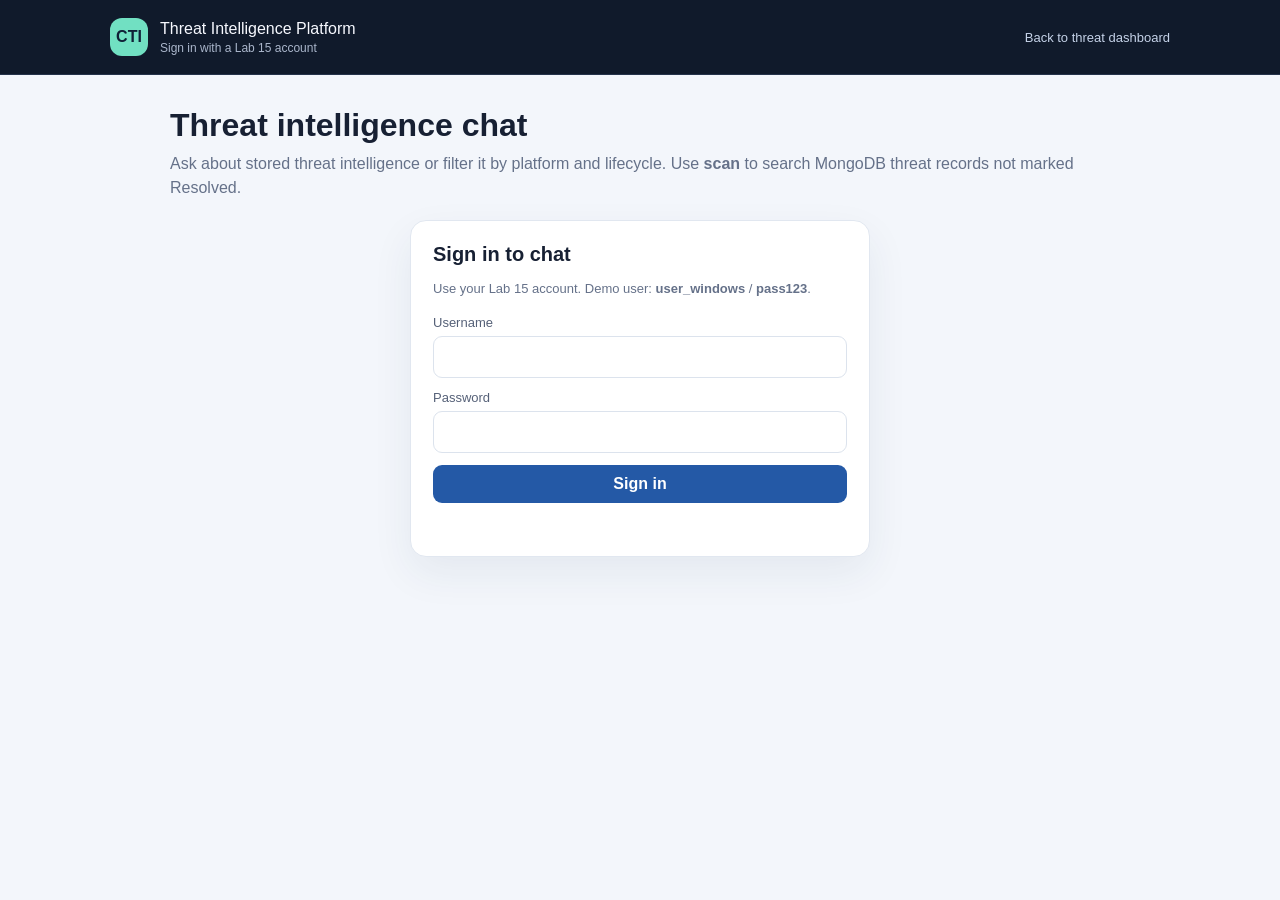
<file: project/frontend/legacy/chat.html>
<!doctype html>
<html lang="en">
<head>
  <meta charset="utf-8">
  <meta name="viewport" content="width=device-width, initial-scale=1">
  <meta name="theme-color" content="#101a2b">
  <title>Threat Intelligence Chat</title>
  <style>
    :root {
      color-scheme: light;
      font-family: Inter, "Segoe UI", Arial, sans-serif;
      color: #172033;
      background: #f3f6fb;
      font-synthesis: none;
    }
    * { box-sizing: border-box; }
    body { min-height: 100vh; margin: 0; }
    .topbar {
      display: flex;
      align-items: center;
      justify-content: space-between;
      gap: 16px;
      padding: 18px max(24px, calc((100vw - 1060px) / 2));
      color: #f7f9ff;
      background: #101a2b;
      border-bottom: 1px solid #25334b;
    }
    .brand { display: flex; align-items: center; gap: 12px; }
    .brand-mark {
      display: grid;
      width: 38px;
      height: 38px;
      place-items: center;
      border-radius: 12px;
      color: #102037;
      background: #71e0c2;
      font-weight: 800;
    }
    .brand-title { margin: 0; font-size: 16px; }
    .brand-subtitle { margin: 3px 0 0; color: #aab6cb; font-size: 12px; }
    .topbar a { color: #c5d2e8; font-size: 13px; text-decoration: none; }
    .topbar a:hover { color: #fff; }
    main { width: min(940px, calc(100% - 32px)); margin: 32px auto; }
    .intro { margin-bottom: 20px; }
    .intro h1 { margin: 0 0 8px; font-size: clamp(24px, 4vw, 32px); }
    .intro p { margin: 0; color: #657189; line-height: 1.5; }
    .auth-panel {
      max-width: 460px;
      margin: 0 auto 24px;
      padding: 22px;
      border: 1px solid #e1e7f0;
      border-radius: 16px;
      background: #fff;
      box-shadow: 0 16px 42px #23385612;
    }
    .auth-panel h2 { margin: 0 0 8px; font-size: 20px; }
    .auth-panel p { color: #657189; font-size: 13px; line-height: 1.5; }
    .auth-form { display: grid; gap: 12px; margin-top: 16px; }
    .auth-form label { display: grid; gap: 6px; }
    .auth-form input {
      min-height: 42px;
      padding: 0 11px;
      border: 1px solid #dce3ed;
      border-radius: 9px;
    }
    .auth-submit, .logout {
      min-height: 38px;
      padding: 0 14px;
      border: 0;
      border-radius: 9px;
      color: #fff;
      background: #2459a6;
      font-weight: 650;
      cursor: pointer;
    }
    .auth-submit:disabled { opacity: .6; cursor: wait; }
    .auth-error { min-height: 18px; margin-bottom: 0; color: #b42318 !important; }
    .logout { min-height: 30px; padding: 0 10px; background: #53627a; font-size: 12px; }
    #loginPanel[hidden], #chatPanel[hidden] { display: none; }
    .panel {
      overflow: hidden;
      border: 1px solid #e1e7f0;
      border-radius: 18px;
      background: #fff;
      box-shadow: 0 16px 42px #23385612;
    }
    .toolbar {
      display: flex;
      align-items: center;
      justify-content: space-between;
      gap: 12px;
      padding: 14px 18px;
      border-bottom: 1px solid #edf0f5;
    }
    .status { display: flex; align-items: center; gap: 8px; color: #657189; font-size: 13px; }
    .status-dot { width: 8px; height: 8px; border-radius: 50%; background: #20aa81; }
    label { color: #566178; font-size: 13px; }
    select, input, button { font: inherit; }
    select {
      min-height: 38px;
      padding: 0 34px 0 11px;
      border: 1px solid #dce3ed;
      border-radius: 9px;
      color: #29364c;
      background: #fff;
    }
    #log {
      display: flex;
      min-height: 390px;
      max-height: 56vh;
      flex-direction: column;
      gap: 16px;
      overflow-y: auto;
      padding: 22px;
      scroll-behavior: smooth;
    }
    .welcome { margin: auto; max-width: 430px; color: #6a7589; text-align: center; line-height: 1.6; }
    .welcome strong { display: block; margin-bottom: 6px; color: #26344b; font-size: 18px; }
    .message { display: flex; max-width: 86%; flex-direction: column; gap: 5px; }
    .message.user { align-self: flex-end; align-items: flex-end; }
    .message.assistant { align-self: flex-start; }
    .message-label { color: #7a8497; font-size: 11px; }
    .bubble {
      padding: 12px 15px;
      border-radius: 14px;
      background: #f0f3f8;
      line-height: 1.55;
      overflow-wrap: anywhere;
      white-space: pre-wrap;
    }
    .user .bubble { color: #fff; background: #2459a6; border-bottom-right-radius: 4px; }
    .assistant .bubble { border-bottom-left-radius: 4px; }
    .sources { display: flex; flex-wrap: wrap; gap: 7px; margin-top: 2px; }
    .sources a, .sources span {
      padding: 6px 9px;
      border: 1px solid #dce7f5;
      border-radius: 8px;
      color: #2459a6;
      background: #f8fbff;
      font-size: 12px;
      text-decoration: none;
    }
    .sources a:hover { border-color: #9fbce4; background: #f0f6ff; }
    .composer { padding: 14px 18px 17px; border-top: 1px solid #edf0f5; }
    .input-row { display: flex; gap: 10px; }
    #q {
      min-width: 0;
      min-height: 48px;
      flex: 1;
      padding: 0 14px;
      border: 1px solid #dce3ed;
      border-radius: 11px;
      outline: none;
    }
    #q:focus, select:focus { border-color: #7da5dc; box-shadow: 0 0 0 3px #3273c51a; }
    #send {
      min-width: 94px;
      padding: 0 18px;
      border: 0;
      border-radius: 11px;
      color: #fff;
      background: #2459a6;
      font-weight: 650;
      cursor: pointer;
    }
    #send:hover { background: #194987; }
    #send:disabled { opacity: .6; cursor: wait; }
    .hint { margin: 9px 2px 0; color: #8590a3; font-size: 11px; }
    @media (max-width: 600px) {
      .topbar { padding: 14px 16px; }
      main { margin: 22px auto; }
      .auth-panel { padding: 18px; }
      #log { min-height: 50vh; max-height: 58vh; padding: 16px 12px; }
      .message { max-width: 94%; }
      .toolbar, .composer { padding-right: 12px; padding-left: 12px; }
      #send { min-width: 76px; padding: 0 12px; }
    }
  </style>
</head>
<body>
  <header class="topbar">
    <div class="brand">
      <div class="brand-mark" aria-hidden="true">CTI</div>
      <div>
        <p class="brand-title">Threat Intelligence Platform</p>
        <p class="brand-subtitle">Sign in with a Lab 15 account</p>
      </div>
    </div>
    <a href="/">Back to threat dashboard</a>
  </header>
  <main>
    <section class="intro">
      <h1>Threat intelligence chat</h1>
      <p>Ask about stored threat intelligence or filter it by platform and lifecycle. Use <b>scan</b> to search MongoDB threat records not marked Resolved.</p>
    </section>
    <section class="auth-panel" id="loginPanel" aria-labelledby="loginTitle">
      <h2 id="loginTitle">Sign in to chat</h2>
      <p>Use your Lab 15 account. Demo user: <strong>user_windows</strong> / <strong>pass123</strong>.</p>
      <form class="auth-form" id="loginForm">
        <label for="loginUsername">Username
          <input id="loginUsername" name="username" autocomplete="username" required>
        </label>
        <label for="loginPassword">Password
          <input id="loginPassword" name="password" type="password" autocomplete="current-password" required>
        </label>
        <button class="auth-submit" id="loginButton" type="submit">Sign in</button>
      </form>
      <p class="auth-error" id="loginError" role="status" aria-live="polite"></p>
    </section>
    <section class="panel" id="chatPanel" aria-label="Threat intelligence assistant" hidden>
      <div class="toolbar">
        <div class="status">
          <span class="status-dot" aria-hidden="true"></span>
          <span id="userStatus">Signed in</span>
          <button class="logout" id="logout" type="button">Sign out</button>
        </div>
        <div>
          <label for="platform">Platform
            <select id="platform">
            <option value="">All platforms</option>
            <option value="windows">Windows</option>
            <option value="linux">Linux</option>
            <option value="macos">macOS</option>
            <option value="android">Android</option>
            <option value="ios">iOS</option>
            </select>
          </label>
          <label for="status">Lifecycle
            <select id="status">
              <option value="">All statuses</option>
              <option value="Anticipated">Anticipated</option>
              <option value="Active">Active</option>
              <option value="Evolving">Evolving</option>
              <option value="Resolved">Resolved</option>
            </select>
          </label>
        </div>
      </div>
      <div id="log" role="log" aria-live="polite" aria-relevant="additions text">
        <div class="welcome" id="welcome">
          <strong>How can I help?</strong>
          Ask about a threat, choose platform and lifecycle filters, or type <b>scan</b> to list matching MongoDB threat records not marked Resolved.
        </div>
      </div>
      <form class="composer" id="composer">
        <div class="input-row">
          <input id="q" name="message" maxlength="4000" autocomplete="off"
                 placeholder="Ask a question or type “scan”" aria-label="Message" required>
          <button id="send" type="submit">Send</button>
        </div>
        <p class="hint">Confirming a fix marks the matching MongoDB threat record Resolved.</p>
      </form>
    </section>
  </main>
  <script>
    const log = document.getElementById("log");
    const loginPanel = document.getElementById("loginPanel");
    const loginForm = document.getElementById("loginForm");
    const loginButton = document.getElementById("loginButton");
    const loginError = document.getElementById("loginError");
    const chatPanel = document.getElementById("chatPanel");
    const userStatus = document.getElementById("userStatus");
    const form = document.getElementById("composer");
    const input = document.getElementById("q");
    const sendButton = document.getElementById("send");
    const tokenKey = "cti-chat-token";
    const userKey = "cti-chat-user";
    const sessionKey = "cti-chat-session";
    let token = sessionStorage.getItem(tokenKey);

    function newSessionId() {
      const id = crypto.randomUUID();
      sessionStorage.setItem(sessionKey, id);
      return id;
    }

    let sessionId = sessionStorage.getItem(sessionKey) || newSessionId();

    function resetConversation() {
      log.replaceChildren();
      const welcome = document.createElement("div");
      welcome.className = "welcome";
      const title = document.createElement("strong");
      title.textContent = "How can I help?";
      welcome.append(title, document.createTextNode(
        "Ask about a threat, choose platform and lifecycle filters, or type scan to list matching MongoDB threat records not marked Resolved."
      ));
      log.appendChild(welcome);
    }

    function requireLogin(message) {
      token = null;
      sessionStorage.removeItem(tokenKey);
      sessionStorage.removeItem(userKey);
      sessionId = newSessionId();
      loginPanel.hidden = false;
      chatPanel.hidden = true;
      loginError.textContent = message || "";
      resetConversation();
    }

    function showChat(username) {
      loginError.textContent = "";
      loginPanel.hidden = true;
      chatPanel.hidden = false;
      userStatus.textContent = `Signed in as ${username || "user"}`;
    }

    if (token) {
      showChat(sessionStorage.getItem(userKey));
    } else {
      requireLogin("");
    }

    loginForm.addEventListener("submit", async event => {
      event.preventDefault();
      if (loginButton.disabled) return;
      loginError.textContent = "";
      loginButton.disabled = true;
      try {
        const username = document.getElementById("loginUsername").value.trim();
        const password = document.getElementById("loginPassword").value;
        const response = await fetch("/api/auth/login", {
          method: "POST",
          headers: { "Content-Type": "application/json" },
          body: JSON.stringify({ username, password })
        });
        const result = await response.json();
        if (!response.ok) throw new Error(result.detail || `Sign in failed (${response.status})`);
        token = result.access_token;
        sessionStorage.setItem(tokenKey, token);
        sessionStorage.setItem(userKey, username);
        showChat(username);
        input.focus();
      } catch (error) {
        loginError.textContent = error.message || "Unable to sign in.";
      } finally {
        loginButton.disabled = false;
      }
    });

    document.getElementById("logout").addEventListener("click", () => {
      requireLogin("");
      document.getElementById("loginPassword").value = "";
    });

    function addMessage(role, text) {
      document.getElementById("welcome")?.remove();
      const wrapper = document.createElement("div");
      wrapper.className = `message ${role}`;
      const label = document.createElement("span");
      label.className = "message-label";
      label.textContent = role === "user" ? "You" : "Assistant";
      const bubble = document.createElement("div");
      bubble.className = "bubble";
      bubble.textContent = text;
      wrapper.append(label, bubble);
      log.appendChild(wrapper);
      log.scrollTop = log.scrollHeight;
      return wrapper;
    }

    function addSources(wrapper, sources) {
      const links = document.createElement("div");
      links.className = "sources";
      for (const source of sources) {
        const details = [source.title || `Record ${source.record_id || "unknown"}`];
        const metadata = [source.platform, source.status].filter(Boolean).join(" · ");
        if (metadata) details.push(metadata);
        if (source.score !== null && source.score !== undefined && Number.isFinite(Number(source.score))) {
          details.push(`score ${Number(source.score).toFixed(3)}`);
        }

        let link;
        if (source.url) {
          try {
            const url = new URL(source.url);
            if (url.protocol === "http:" || url.protocol === "https:") {
              link = document.createElement("a");
              link.href = url.href;
              link.target = "_blank";
              link.rel = "noopener noreferrer";
            }
          } catch {
            link = null;
          }
        }
        const item = link || document.createElement("span");
        item.textContent = details.join(" · ");
        links.appendChild(item);
      }
      if (links.childElementCount) wrapper.appendChild(links);
      log.scrollTop = log.scrollHeight;
    }

    form.addEventListener("submit", async event => {
      event.preventDefault();
      const message = input.value.trim();
      if (!message || sendButton.disabled) return;
      if (!token) {
        requireLogin("Please sign in to continue.");
        return;
      }
      input.value = "";
      addMessage("user", message);
      const reply = addMessage("assistant", "Thinking…");
      const bubble = reply.querySelector(".bubble");
      sendButton.disabled = true;
      try {
        const response = await fetch("/api/chat", {
          method: "POST",
          headers: {
            "Content-Type": "application/json",
            "Authorization": `Bearer ${token}`
          },
          body: JSON.stringify({
            message,
            session_id: sessionId,
            platform: document.getElementById("platform").value,
            status: document.getElementById("status").value
          })
        });
        const result = await response.json();
        if (response.status === 401) {
          bubble.textContent = "Your session expired. Please sign in again.";
          requireLogin("Your session expired. Please sign in again.");
          return;
        }
        if (!response.ok) throw new Error(result.detail || `Request failed (${response.status})`);
        bubble.textContent = result.reply || result.answer || "The assistant returned no response.";
        addSources(reply, result.sources || []);
      } catch (error) {
        bubble.textContent = `Unable to get a response: ${error.message}`;
      } finally {
        sendButton.disabled = false;
        input.focus();
      }
    });
  </script>
</body>
</html>
</file>
